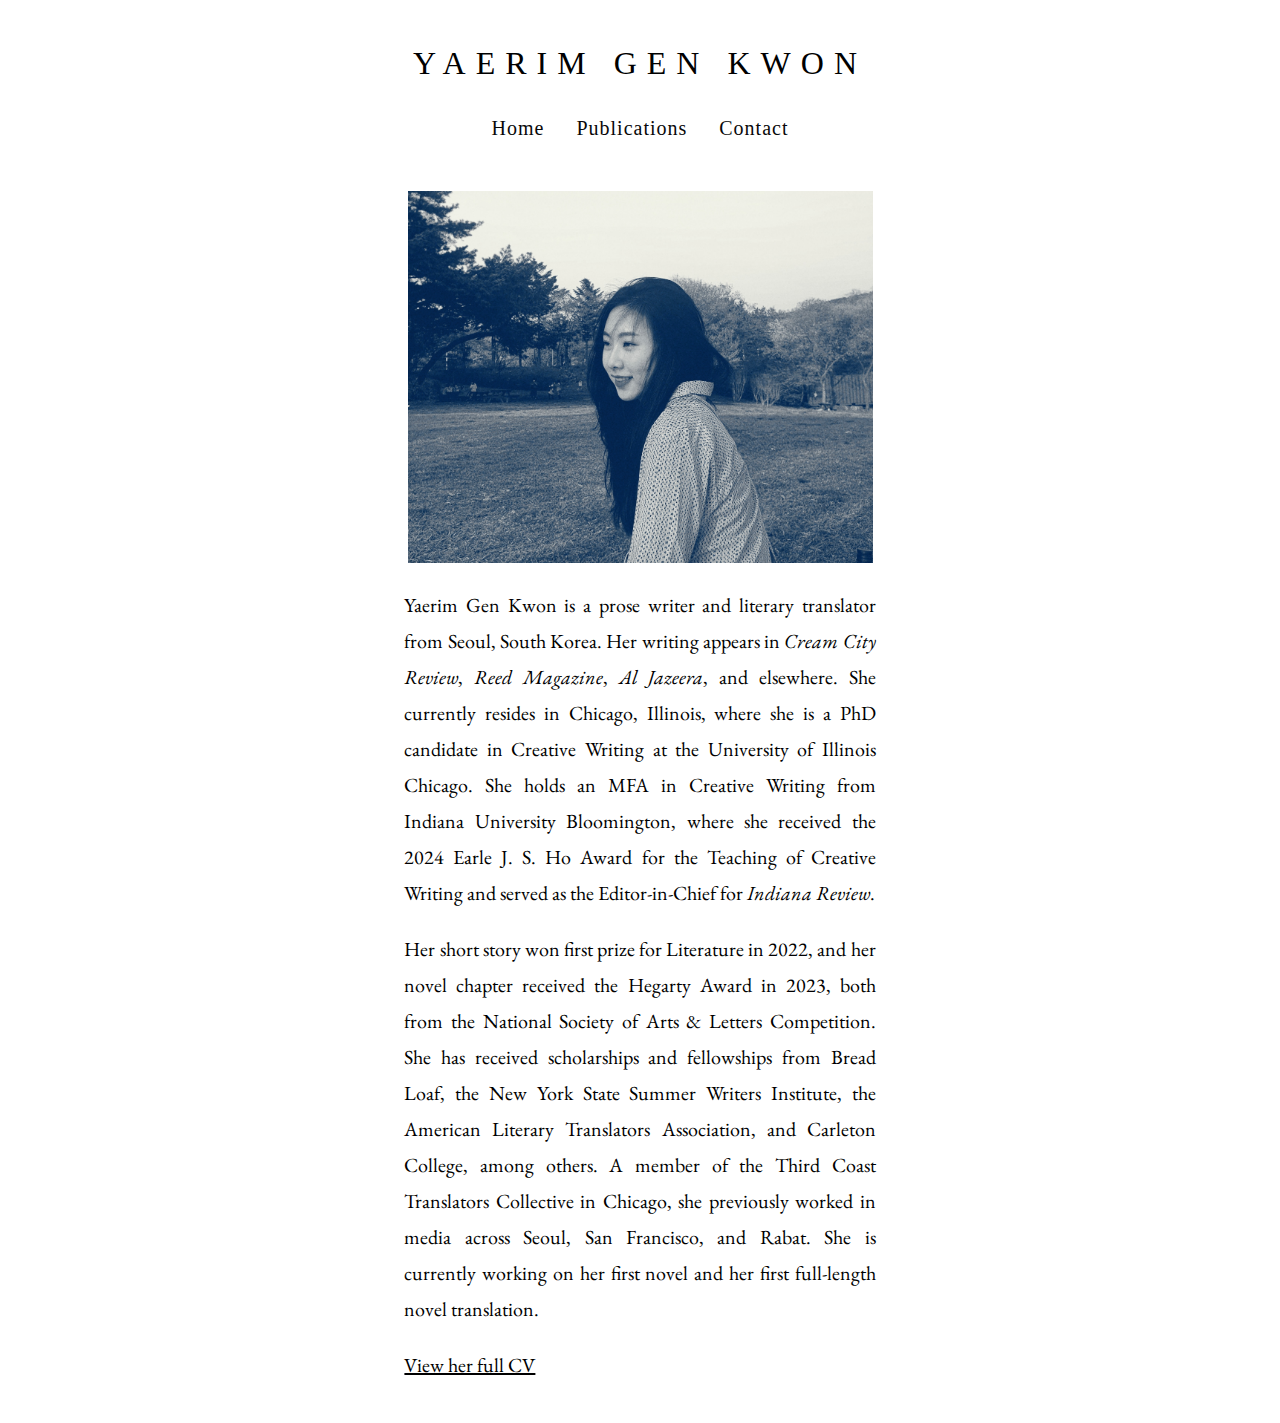
<file: index.html>
<!DOCTYPE html>
<html lang="en">
  <head>
    <meta charset="UTF-8" />
    <meta name="viewport" content="width=device-width, initial-scale=1.0" />
    <link href='https://fonts.googleapis.com/css?family=EB Garamond' rel='stylesheet'>
    <link rel="shortcut icon" type="image/jpeg" href="img/4.jpeg">
    <link rel="apple-touch-icon" type="image/jpeg" href="img/4.jpeg">
    <link rel="stylesheet" href="site.css" />
    <link
      rel="stylesheet"
      href="https://cdnjs.cloudflare.com/ajax/libs/font-awesome/5.15.3/css/all.min.css"
  </link>

    <title>YAERIM GEN KWON</title>
  </head>
  <body>

    <div class="header">
      <a href="index.html" class="title-link">
        <h1 class="title">YAERIM GEN KWON</h1>
      </a>
      <span class="menu-btn">&#9776;</span>
      <div class="navbar">
        <span class="close-btn">&times;</span>
        <!-- <div class="overlay"></div> -->
        <ul class="nav-links">
          <li><button id="home-link">Home</button></li>
          <li><button id="writing-link">Publications</button></li>
          <li><button id="contact-link">Contact</button></li>
        </ul>
      </div>
    </div>
    <div class="content">
      <div class="flex-container">
        <div class="image">
          <img src="img/4.jpeg" alt="YAERIM image" width="100%" loading="lazy"/>
        </div>
      </div>
      <div class="details">
        <p class="details-paragraph">
          Yaerim Gen Kwon is a prose writer and literary translator from Seoul, South Korea. Her writing appears in <i>Cream City Review</i>, <i>Reed Magazine</i>, <i>Al Jazeera</i>, and elsewhere. She currently resides in Chicago, Illinois, where she is a PhD candidate in Creative Writing at the University of Illinois Chicago. She holds an MFA in Creative Writing from Indiana University Bloomington, where she received the 2024 Earle J. S. Ho Award for the Teaching of Creative Writing and served as the Editor-in-Chief for <i>Indiana Review</i>. 
        </p>

        <p class="details-paragraph">
          Her short story won first prize for Literature in 2022, and her novel chapter received the Hegarty Award in 2023, both from the National Society of Arts & Letters Competition. She has received scholarships and fellowships from Bread Loaf, the New York State Summer Writers Institute, the American Literary Translators Association, and Carleton College, among others. A member of the Third Coast Translators Collective in Chicago, she previously worked in media across Seoul, San Francisco, and Rabat. She is currently working on her first novel and her first full-length novel translation.
        </p>

        <p class="details-paragraph"> <a href="YaerimGenKwonCV25.pdf" target="_blank" rel="noopener noreferrer" style="color: black;">View her full CV<a></p>
      </div>
    </div>
    <script src="script.js"></script>
  </body>
</html>
</file>
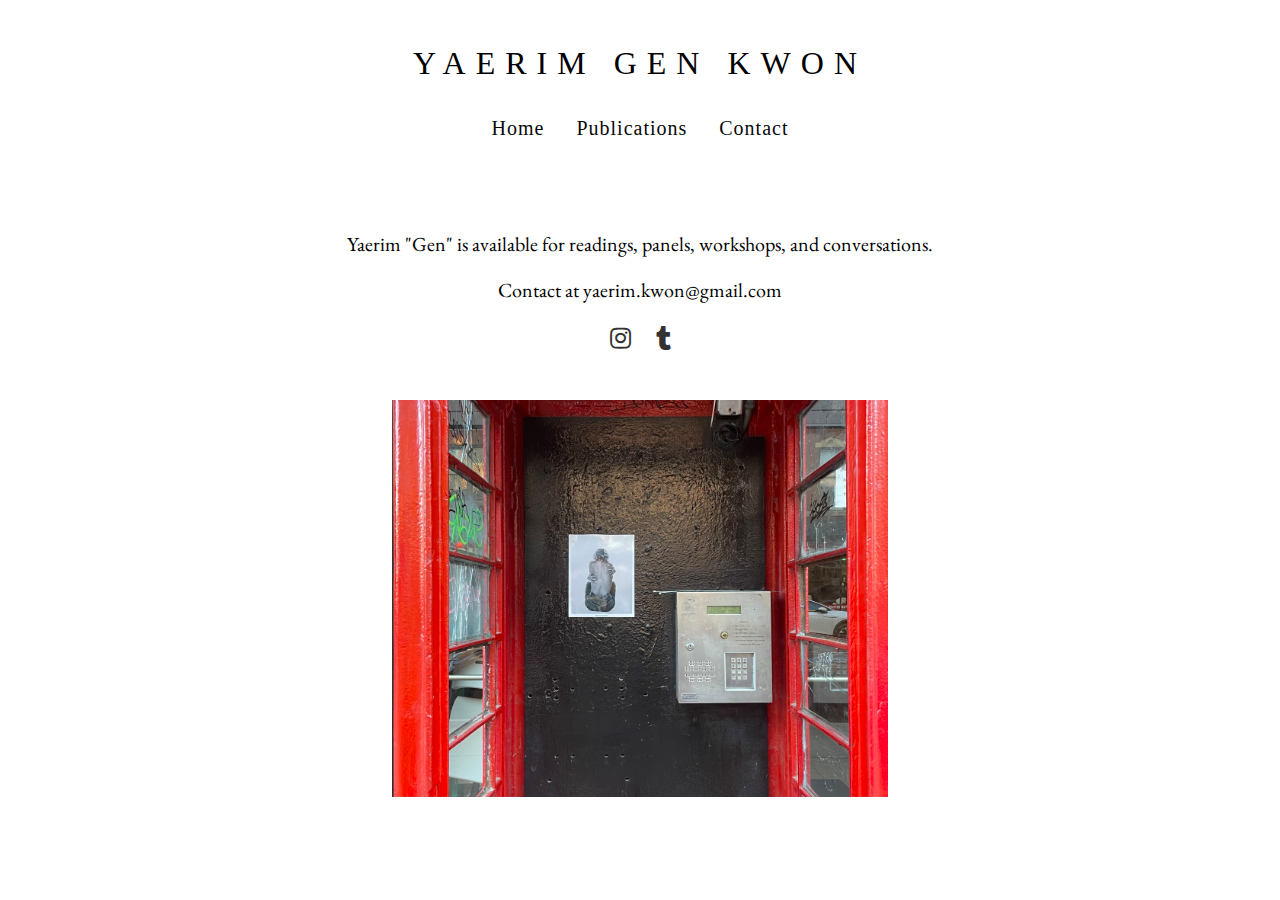
<file: contact.html>
<!DOCTYPE html>
<html lang="en">
    <head>
        <meta charset="UTF-8" />
        <meta name="viewport" content="width=device-width, initial-scale=1.0" />
        <link href='https://fonts.googleapis.com/css?family=EB Garamond' rel='stylesheet'>
        <link rel="shortcut icon" type="image/jpeg" href="img/4.jpeg">
        <link rel="apple-touch-icon" type="image/jpeg" href="img/4.jpeg">
        <link rel="stylesheet" href="site.css" />
        <link
          rel="stylesheet"
          href="https://cdnjs.cloudflare.com/ajax/libs/font-awesome/5.15.3/css/all.min.css"
      </link>

        <title>YAERIM GEN KWON</title>
      </head>
  <body>
    <div class="header">
      <a href="index.html" class="title-link">
        <h1 class="title">YAERIM GEN KWON</h1>
      </a>
      <span class="menu-btn">&#9776;</span>
      <div class="navbar">
        <span class="close-btn">&times;</span>
        <!-- <div class="overlay"></div> -->
        <ul class="nav-links">
          <li><button id="home-link">Home</button></li>
          <li><button id="writing-link">Publications</button></li>
          <li><button id="contact-link">Contact</button></li>
        </ul>
      </div>
    </div>


    <div class="contact">
      <div class="contact-info">
        <p>Yaerim "Gen" is available for readings, panels, workshops, and conversations.</p>
        <p>Contact at yaerim.kwon@gmail.com</p>

        <div class="social-icons">
          <a
            href="https://www.instagram.com/yaerimgenkwon/"
            target="_blank"
            rel="noopener noreferrer"
            ><i class="fab fa-instagram"></i
          ></a>
          <a
            href="https://yaerimkwon.tumblr.com/"
            target="_blank"
            rel="noopener noreferrer"
            ><i class="fab fa-tumblr"></i
          ></a>
        </div>
      </div>
      <br/>
      <div class="contact-image">
        <img src="img/5.jpeg" alt="Gen Young Image" width="100%" loading="lazy" />
      </div>
    </div>
    <script src="script.js"></script>
  </body>
</html>
</file>
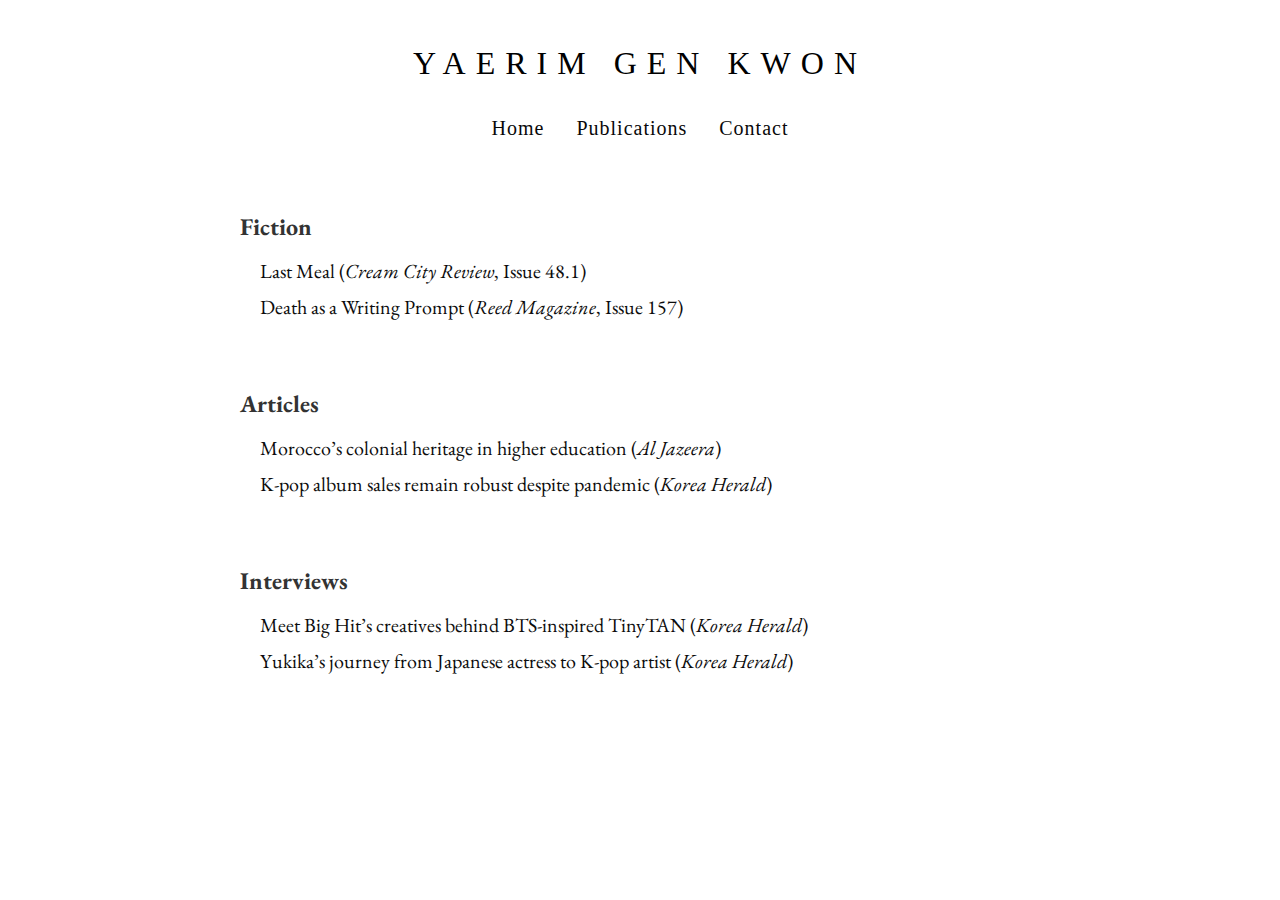
<file: publications.html>
<!DOCTYPE html>
<html lang="en">
    <head>
        <meta charset="UTF-8" />
        <meta name="viewport" content="width=device-width, initial-scale=1.0" />
        <link href='https://fonts.googleapis.com/css?family=EB Garamond' rel='stylesheet'>
        <link rel="shortcut icon" type="image/jpeg" href="img/4.jpeg">
        <link rel="apple-touch-icon" type="image/jpeg" href="img/4.jpeg">
        <link rel="stylesheet" href="site.css" />
        <link
          rel="stylesheet"
          href="https://cdnjs.cloudflare.com/ajax/libs/font-awesome/5.15.3/css/all.min.css"
      </link>

        <title>YAERIM GEN KWON</title>
      </head>
  <body>
    <div class="header">
      <a href="index.html" class="title-link">
        <h1 class="title">YAERIM GEN KWON</h1>
      </a>
      <span class="menu-btn">&#9776;</span>
      <div class="navbar">
        <span class="close-btn">&times;</span>
        <!-- <div class="overlay"></div> -->
        <ul class="nav-links">
          <li><button id="home-link" data-section="home">Home</button></li>
          <li><button id="writing-link" data-section="writing">Publications</button></li>
          <li><button id="contact-link" data-section="contact">Contact</button></li>
        </ul>
      </div>
    </div>
    <div class="publication">
      <section class="publication-section">
        <h2>Fiction</h2>
        <ul class="publication-list">
            <li>
            <a
              href="https://uwm.edu/creamcityreview/48-1-spring-summer-2024/"
              target="_blank"
              rel="noopener noreferrer"
              >Last Meal (<i>Cream City Review</i>, Issue 48.1)</a
            >
          </li>
          <li>
            <a
              href="https://www.reedmag.org/product-page/reed-magazine-issue-157"
              target="_blank"
              rel="noopener noreferrer"
              >Death as a Writing Prompt (<i>Reed Magazine</i>, Issue 157)</a
            >
          </li>
        </ul>
      </section>
      <br/>
      <section class="publication-section">
        <h2>Articles</h2>
        <ul class="publication-list">
          <li>
            <a
              href="https://www.aljazeera.com/news/2016/6/17/moroccos-colonial-heritage-in-higher-education"
              target="_blank"
              rel="noopener noreferrer"
              >Morocco’s colonial heritage in higher education (<i>Al Jazeera</i>)</a
            >
          </li>
          <li>
            <a
              href="https://www.koreaherald.com/view.php?ud=20200721000974"
              target="_blank"
              rel="noopener noreferrer"
              >K-pop album sales remain robust despite pandemic (<i>Korea
              Herald</i>)</a
            >
          </li>
          <!-- Add more articles here -->
        </ul>
      </section>
      <br/>
      <section class="publication-section">
        <h2>Interviews</h2>
        <ul class="publication-list">
          <li>
            <a
              href="https://www.koreaherald.com/view.php?ud=20200904000759"
              target="_blank"
              rel="noopener noreferrer"
              >Meet Big Hit’s creatives behind BTS-inspired TinyTAN (<i>Korea
              Herald</i>)</a
            >
          </li>
          <!-- Add more interviews here -->
          <li>
            <a
              href="https://www.koreaherald.com/view.php?ud=20200730000700"
              target="_blank"
              rel="noopener noreferrer"
              >Yukika’s journey from Japanese actress to K-pop artist (<i>Korea
              Herald</i>)</a
            >
          </li>
        </ul>
      </section>
    </div>
    <script src="script.js"></script>
  </body>
</html>
</file>
<file: site.css>
.title {
  font-family: adriane-text;
  font-weight: 400;
  font-style: normal;
  font-size: 32px;
  line-height: 2.7em;
  letter-spacing: 10px;
  text-align: center;
  text-transform: none;
  margin: 0; /* Remove margin to prevent spacing issues */
}
.title-link {
  text-decoration: none; /* Remove default link underline */
  color: inherit; /* Inherit the color from the parent element (h1.title) */
}
body {
  margin: 0;
  padding: 0;
  /* font-family: "EB Garamond"; */

  background-color: white;
  color: black;
}

.header {
  display: flex;
  justify-content: space-between;
  animation: transitionIn 0.75s;
  align-items: center;
  padding: 10px 20px;
  background-color: white;
  margin: 10px;
  color: black;
}

.navbar {
  display: none;
  background-color: #f0f0f0;
  padding: 10px;
  position: relative;
  z-index: 1;
}

.navbar ul {
  list-style: none;
  margin: 0;
  padding: 0;
  display: flex;
  align-items: center;
  flex-direction: column;
}

.navbar li {
  margin: 10px 0;
}

.content {
  display: flex;
  flex-direction: column;
  align-items: center;
  padding: 20px;
}

.flex-container {
  display: flex;
  flex-direction: column;
  align-items: center;
  justify-content: space-between;
  align-items: flex-start;
}

.image {
  /* width: auto;
    max-height: auto; */
  display: block;
  margin-left: auto;
  margin-right: auto;
  width: 50%;
}

.details {
  width: 100%;
}

.publication {
  max-width: 800px;
  margin: 0 auto;
  padding: 20px;
}

.publication-section {
  margin-bottom: 30px;
}

.publication-section h2 {
  font-family: "EB Garamond";
  font-size: 24px;
  color: #333;
  margin-bottom: 10px;
}

.publication-list {
  list-style: none;
  padding-left: 20px;
}

.publication-list li {
  margin-bottom: 10px;
}

.publication-list li a {
  font-family: "EB Garamond";
  font-size: 20px;
  color: #0c0c0c;
  text-decoration: none;
  transition: color 0.3s ease-in-out;
  display: block;
}

.publication-list li a:hover {
  color: #0c0c0c;
}

@media (min-width: 769px) {
  .menu-btn {
    display: none;
  }

  .close-btn {
    display: none;
  }
  .navbar {
    display: block;
    width: 100%;
    padding: 10px 0;
    background-color: white;
    position: relative;
    z-index: 0;
  }

  .navbar ul {
    display: flex;
    flex-direction: row;
    justify-content: center;
    align-items: center;
  }

  .navbar li {
    margin: 0 10px;
  }

  .header {
    flex-direction: column;
    animation: transitionIn 0.75s;
    padding: 10px 20px;
  }

  .content {
    padding: 20px;
  }

  .flex-container {
    flex-direction: row;
    align-items: flex-start;
    width: 75%;
    margin: 0 auto;
  }

  .image {
    /* width: auto;
    max-height: auto; */
    display: block;
    margin-left: auto;
    margin-right: auto;
    width: 50%;
  }
  .details-paragraph {
    display: block;
    font-family: "EB Garamond";
    font-size: 20px;
    /* font-family: "Ubuntu", sans-serif; */
    margin-left: auto;
    margin-right: auto;
    width: 38%;
    text-align: justify;
    line-height: 1.8;
    /* font-weight: 400; */
  }
  /* .contact {
    display: flex;
    flex-direction: column;
    align-items: center;
    padding: 20px;
  }
  .contact-info {
    text-align: center;
    padding: 20px;
    border: 1px solid #f0f0f0;
    border-radius: 10px;
    box-shadow: 0px 4px 6px rgba(0, 0, 0, 0.1);
    background-color: white;
  } */

  .contact {
    text-align: center;
    font-family: "EB Garamond";
    font-size: 20px;
    padding: 20px;
    display: flex;
    flex-direction: column;
    align-items: center;
    padding: 20px;
  }

  .contact-info {
    text-align: center;
    padding: 20px;
    background-color: white;
  }
  .contact-image {
    display: block;
    margin-left: auto;
    margin-right: auto;
    width: 40%;
    height: 20%;
    /* width: 400px; 
    height: 100px; 
    margin-top: 20px; */
  }

  .social-icons {
    margin-top: 20px;
    font-size: 24px;
  }

  .social-icons a {
    color: #333;
    margin: 0 10px;
  }

  .nav-links {
    list-style: none;
    display: flex;
    padding: 0;
  }

  .nav-links li {
    margin: 0 10px;
  }

  .nav-links button {
    font-family: adriane-text;
    background: none;
    border: none;
    cursor: pointer;
    font-size: 20px;
    color: #080809; /* Change this color to your desired link color */
    text-decoration: none;
    letter-spacing: 1px;
  }

  .nav-links button:hover {
    text-decoration: underline;
  }

  .contact-paragraph {
    font-family: "EB Garamond";
    font-size: 20px;
    text-align: justify;
    line-height: 1.8;
    font-weight: 100;
  }
}

@media (max-width: 768px) {
  .menu-btn {
    position: absolute;
    display: block;
    cursor: pointer;
    color: black;
    font-size: 26px;
    letter-spacing: 2px;
    top: 26px;
    right: 14px;
  }
  .title {
    display: block;
    margin-left: -12px;
    margin-right: auto;
    font-family: adriane-text;
    font-weight: 400;
    font-style: normal;
    font-size: 19px;
    line-height: 2.5em;
    letter-spacing: 3px;
    text-align: left;
    text-transform: none;
  }
  .navbar.active {
    display: block;
    width: 100%;
    height: 100%;
    position: fixed;
    top: 0;
    left: 0;
    background-color: white;
    z-index: 1000;
    overflow-y: auto;
  }

  .overlay {
    display: none;
    position: fixed;
    top: 0;
    left: 0;
    width: 100%;
    height: 100%;
    background-color: rgba(255, 255, 255, 0.5);
    z-index: 1;
  }

  .navbar.active .overlay {
    display: block;
  }

  .navbar.active ul {
    display: flex;
    flex-direction: column;
    align-items: center;
    justify-content: center;
    height: 100vh;
    padding: 40px 0;
  }
  .navbar.active li {
    margin: 0 10px;
    padding: 10px;
  }
  .navbar.active a {
    /* text-decoration: none;
    color: black;
    font-size: 14px; */

    font-family: adriane-text;
    font-weight: 400;
    font-style: normal;
    color: rgb(0, 0, 0);
    font-size: 18px;
    letter-spacing: 0.02em;
    text-transform: none;
    text-decoration: none;
    line-height: 1.5;
  }

  .image {
    width: auto;
    max-height: auto;
    /* display: block;
      margin-left: auto;
      margin-right: auto;
      width: 50%; */
  }
  .details-paragraph {
    font-family: "EB Garamond";
    display: block;
    margin-left: auto;
    margin-right: auto;
    width: 100%;
    text-align: justify;
    line-height: 1.6;
    padding: 0;
    /* font-weight: 100; */
  }

  .close-btn {
    position: absolute;
    font-size: 26px;
    top: 26px;
    right: 40px;
  }
  .contact {
    text-align: center;
    font-family: "EB Garamond";
    font-size: 18px;
    padding: 20px;
    display: flex;
    flex-direction: column;
    align-items: center;
    padding: 20px;
  }

  .contact-info {
    text-align: center;
    padding: 20px;
    background-color: white;
  }
  .contact-image {
    display: block;
    margin-left: auto;
    margin-right: auto;
    width: 80%;
    height: 80%;
  }

  .nav-links {
    list-style: none;
    display: flex;
    padding: 0;
  }

  .nav-links li {
    margin: 0 10px;
  }

  .nav-links button {
    font-family: adriane-text;
    background: none;
    border: none;
    cursor: pointer;
    font-size: 20px;
    color: #080809; /* Change this color to your desired link color */
    text-decoration: none;
    letter-spacing: 1px;
  }

  .nav-links button:hover {
    text-decoration: underline;
  }

  .social-icons {
    text-align: center;
    margin-top: 20px;
    font-size: 24px;
  }

  .social-icons a {
    color: #333;
    margin: 0 10px;
  }
  .contact-paragraph {
    font-family: adriane-text;
    text-align: justify;
    line-height: 1.8;
    font-weight: 100;
  }
}
</file>
